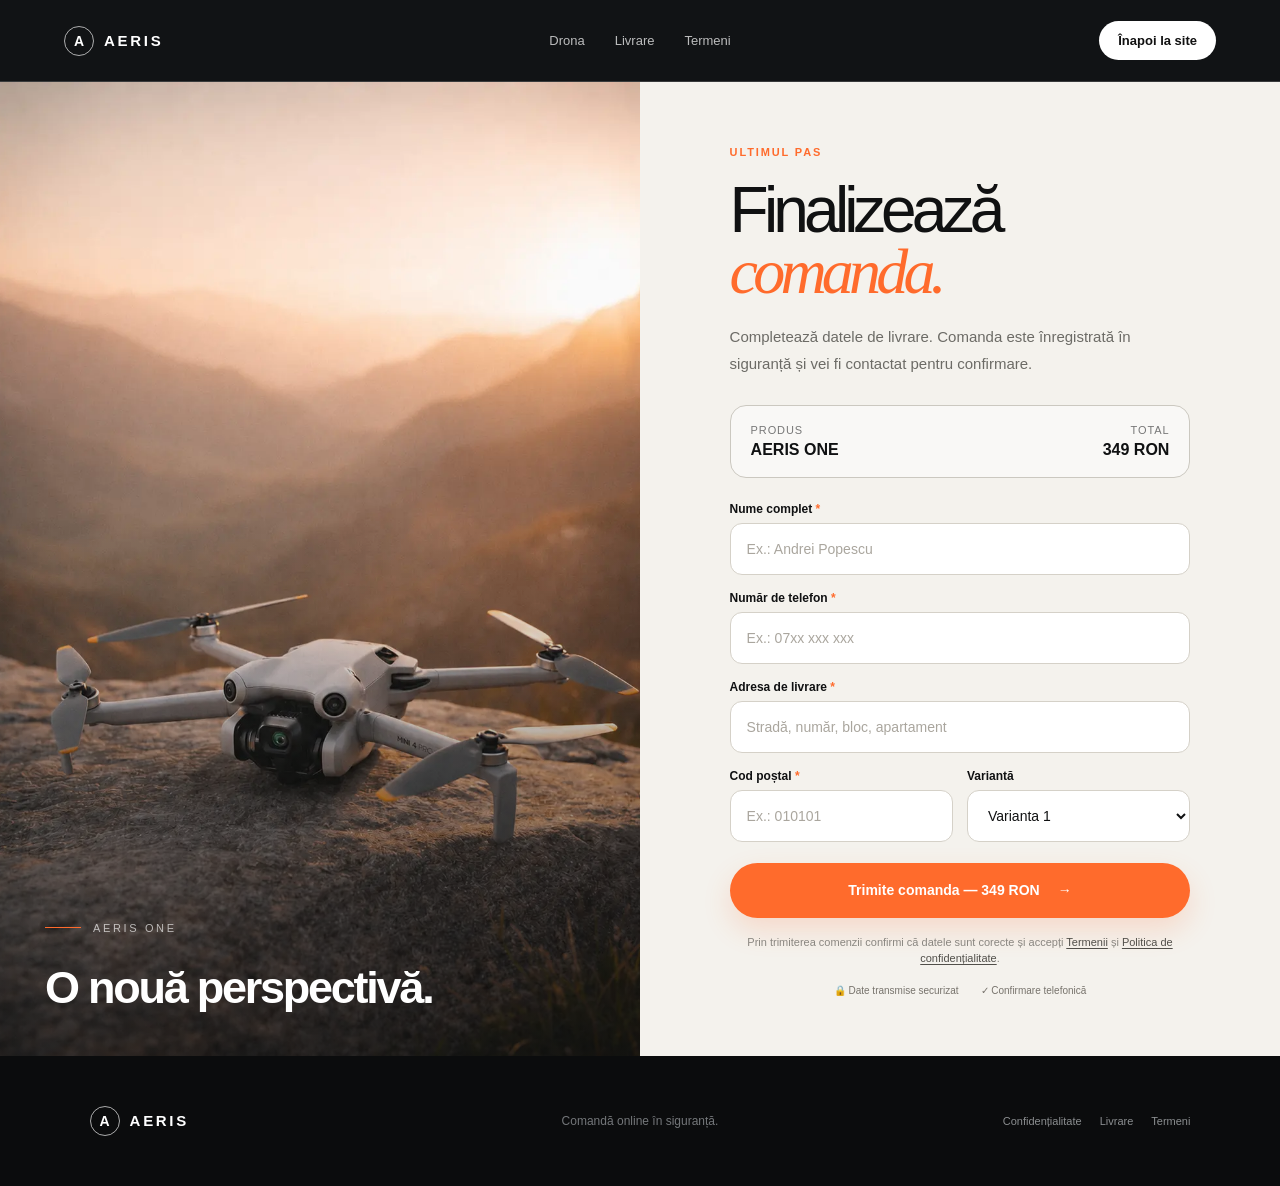
<file: order.html>
<!doctype html>
<html lang="ro">
<head>
  <meta charset="utf-8">
  <meta name="viewport" content="width=device-width,initial-scale=1">
  <title>Comandă AERIS ONE — 349 RON</title>
  <meta name="description" content="Completează datele de livrare pentru drona AERIS ONE, disponibilă la 349 RON.">
  <link rel="stylesheet" href="assets/styles.css">
  <script src="assets/meta-pixel.js"></script>
  <script>fbq('track','InitiateCheckout',{content_name:'AERIS ONE',content_type:'product',content_ids:['AERIS-ONE'],value:349,currency:'RON',num_items:1});</script>
  <script src="https://offers.adricenetwork.com/trk.min.js" async defer></script>
</head>
<body>
  <noscript><img height="1" width="1" style="display:none" src="https://www.facebook.com/tr?id=1576911387464284&amp;ev=PageView&amp;noscript=1" alt=""></noscript>
  <header class="header solid">
    <a class="brand" href="index.html"><span class="brand-mark">A</span><span>AERIS</span></a>
    <nav class="nav"><a href="index.html#drona">Drona</a><a href="shipping.html">Livrare</a><a href="terms.html">Termeni</a></nav>
    <a class="header-cta" href="index.html">Înapoi la site</a>
    <button class="menu-button" data-menu aria-label="Deschide meniul">☰</button>
  </header>

  <main class="order-layout">
    <section class="order-visual">
      <img src="assets/images/drona-munte.webp" alt="Dronă AERIS ONE într-un peisaj montan">
      <div class="order-caption"><span class="eyebrow">AERIS ONE</span><h2>O nouă perspectivă.</h2></div>
    </section>

    <section class="order-panel">
      <div class="order-card">
        <span class="tag">ULTIMUL PAS</span>
        <h1>Finalizează<br><em>comanda.</em></h1>
        <p class="copy">Completează datele de livrare. Comanda este înregistrată în siguranță și vei fi contactat pentru confirmare.</p>

        <div class="order-summary" aria-label="Rezumat comandă">
          <div><span>Produs</span><strong>AERIS ONE</strong></div>
          <div><span>Total</span><strong>349 RON</strong></div>
        </div>

        <form class="tm-order-form checkout-form" id="orderForm" action="https://offers.adricenetwork.com/forms/html/" method="post">
          <div class="field">
            <label for="name">Nume complet <span>*</span></label>
            <input id="name" type="text" name="name" autocomplete="name" placeholder="Ex.: Andrei Popescu" required>
          </div>

          <div class="field">
            <label for="tel">Număr de telefon <span>*</span></label>
            <input id="tel" type="tel" name="tel" autocomplete="tel" inputmode="tel" placeholder="Ex.: 07xx xxx xxx" required>
          </div>

          <div class="field">
            <label for="street-address">Adresa de livrare <span>*</span></label>
            <input id="street-address" type="text" name="street-address" autocomplete="street-address" placeholder="Stradă, număr, bloc, apartament" required>
          </div>

          <div class="form-row">
            <div class="field">
              <label for="postal-code">Cod poștal <span>*</span></label>
              <input id="postal-code" type="text" name="postal-code" autocomplete="postal-code" inputmode="numeric" placeholder="Ex.: 010101" required>
            </div>
            <div class="field">
              <label for="variant">Variantă</label>
              <select id="variant" name="variant" autocomplete="off">
                <option value="Variant 1" selected>Varianta 1</option>
                <option value="Variant 2">Varianta 2</option>
              </select>
            </div>
          </div>

          <input name="uid" type="hidden" value="0193c015-ceba-77f7-8889-3105ad6e6519">
          <input name="offer" type="hidden" value="2713">
          <input name="lp" type="hidden" value="2746">
          <input name="thankyoupage" type="hidden" value="https://www.romaniandrone.store/thank-you.html">
          <input name="_key" type="hidden" value="7939796966514711b0a612e77b0ae0f1648b6764">

          <button class="button button-primary submit-order" name="submit" type="submit">
            Trimite comanda — 349 RON <span>→</span>
          </button>
          <p class="secure-note">Prin trimiterea comenzii confirmi că datele sunt corecte și accepți <a href="terms.html">Termenii</a> și <a href="privacy.html">Politica de confidențialitate</a>.</p>
        </form>

        <div class="order-trust"><span>🔒 Date transmise securizat</span><span>✓ Confirmare telefonică</span></div>
      </div>
    </section>
  </main>

  <footer class="footer">
    <a class="brand" href="index.html"><span class="brand-mark">A</span><span>AERIS</span></a>
    <p>Comandă online în siguranță.</p>
    <div class="footer-links"><a href="privacy.html">Confidențialitate</a><a href="shipping.html">Livrare</a><a href="terms.html">Termeni</a></div>
  </footer>

  <script src="https://offers.adricenetwork.com/forms/html/js-v2/" async></script>
  <script src="assets/script.js"></script>
</body>
</html>
</file>
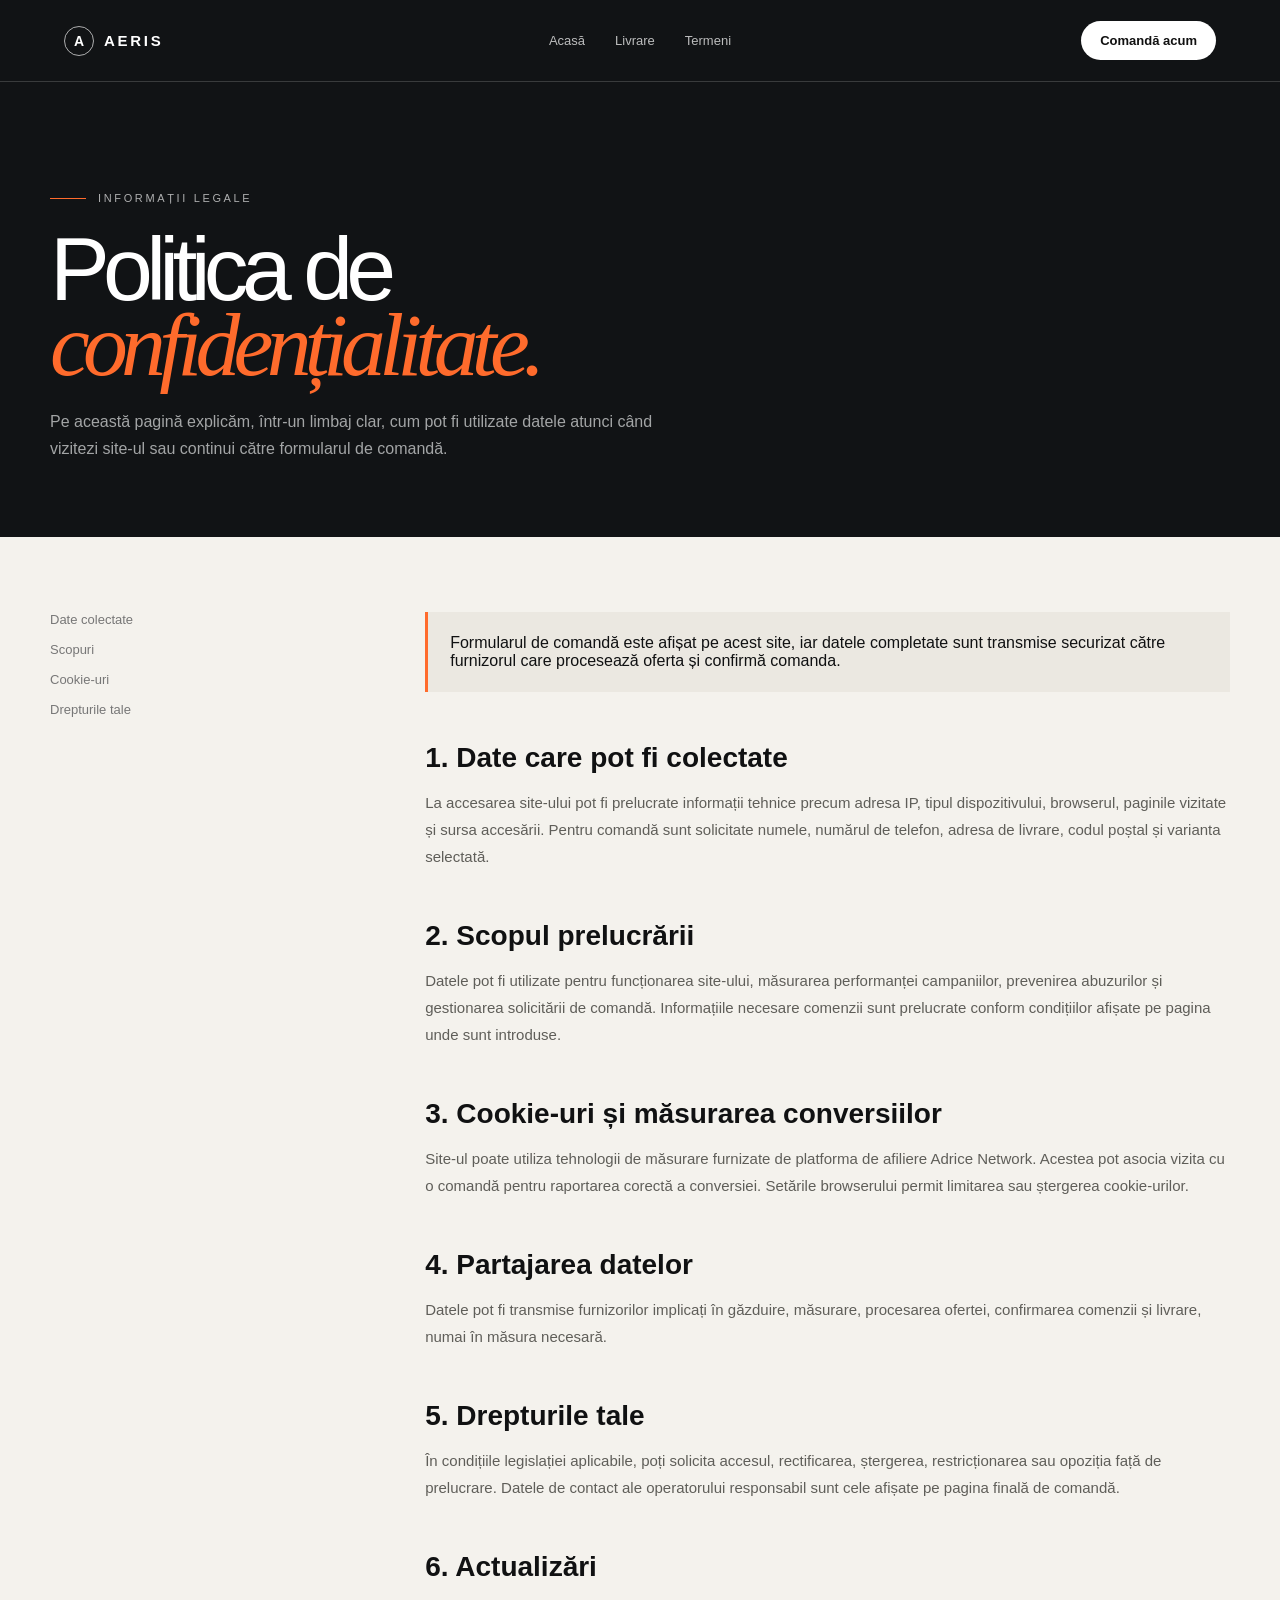
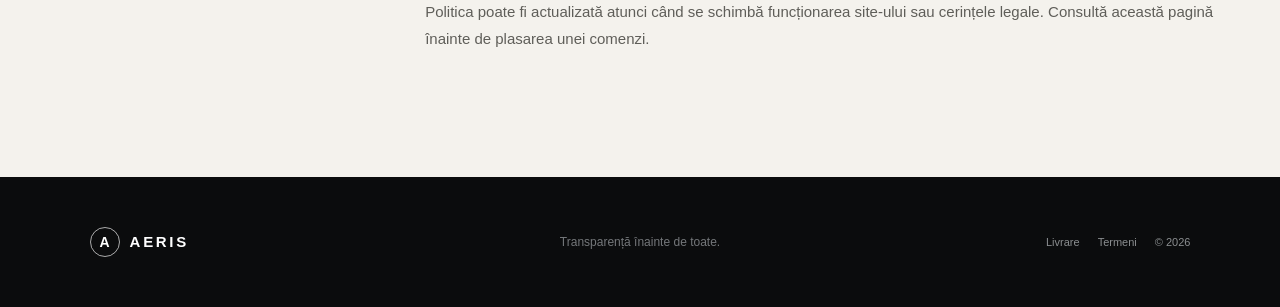
<file: privacy.html>
<!doctype html><html lang="ro"><head><meta charset="utf-8"><meta name="viewport" content="width=device-width,initial-scale=1"><title>Politica de confidențialitate — AERIS</title><meta name="description" content="Informații despre confidențialitate și prelucrarea datelor."><link rel="stylesheet" href="assets/styles.css"><script src="assets/meta-pixel.js"></script></head><body><noscript><img height="1" width="1" style="display:none" src="https://www.facebook.com/tr?id=1576911387464284&amp;ev=PageView&amp;noscript=1" alt=""></noscript>
<header class="header solid"><a class="brand" href="index.html"><span class="brand-mark">A</span><span>AERIS</span></a><nav class="nav"><a href="index.html">Acasă</a><a href="shipping.html">Livrare</a><a href="terms.html">Termeni</a></nav><a class="header-cta" href="order.html">Comandă acum</a><button class="menu-button" data-menu>☰</button></header>
<section class="subhero"><div class="wrap"><div class="eyebrow">INFORMAȚII LEGALE</div><h1>Politica de<br><em>confidențialitate.</em></h1><p>Pe această pagină explicăm, într-un limbaj clar, cum pot fi utilizate datele atunci când vizitezi site-ul sau continui către formularul de comandă.</p></div></section>
<main class="content-page"><div class="wrap legal-layout"><aside class="legal-nav"><a href="#colectare">Date colectate</a><a href="#scop">Scopuri</a><a href="#cookie">Cookie-uri</a><a href="#drepturi">Drepturile tale</a></aside><article class="legal-body">
<div class="notice">Formularul de comandă este afișat pe acest site, iar datele completate sunt transmise securizat către furnizorul care procesează oferta și confirmă comanda.</div>
<h2 id="colectare">1. Date care pot fi colectate</h2><p>La accesarea site-ului pot fi prelucrate informații tehnice precum adresa IP, tipul dispozitivului, browserul, paginile vizitate și sursa accesării. Pentru comandă sunt solicitate numele, numărul de telefon, adresa de livrare, codul poștal și varianta selectată.</p>
<h2 id="scop">2. Scopul prelucrării</h2><p>Datele pot fi utilizate pentru funcționarea site-ului, măsurarea performanței campaniilor, prevenirea abuzurilor și gestionarea solicitării de comandă. Informațiile necesare comenzii sunt prelucrate conform condițiilor afișate pe pagina unde sunt introduse.</p>
<h2 id="cookie">3. Cookie-uri și măsurarea conversiilor</h2><p>Site-ul poate utiliza tehnologii de măsurare furnizate de platforma de afiliere Adrice Network. Acestea pot asocia vizita cu o comandă pentru raportarea corectă a conversiei. Setările browserului permit limitarea sau ștergerea cookie-urilor.</p>
<h2>4. Partajarea datelor</h2><p>Datele pot fi transmise furnizorilor implicați în găzduire, măsurare, procesarea ofertei, confirmarea comenzii și livrare, numai în măsura necesară.</p>
<h2 id="drepturi">5. Drepturile tale</h2><p>În condițiile legislației aplicabile, poți solicita accesul, rectificarea, ștergerea, restricționarea sau opoziția față de prelucrare. Datele de contact ale operatorului responsabil sunt cele afișate pe pagina finală de comandă.</p>
<h2>6. Actualizări</h2><p>Politica poate fi actualizată atunci când se schimbă funcționarea site-ului sau cerințele legale. Consultă această pagină înainte de plasarea unei comenzi.</p>
</article></div></main>
<footer class="footer"><a class="brand" href="index.html"><span class="brand-mark">A</span><span>AERIS</span></a><p>Transparență înainte de toate.</p><div class="footer-links"><a href="shipping.html">Livrare</a><a href="terms.html">Termeni</a><span>© <span data-year></span></span></div></footer><script src="assets/script.js"></script></body></html>
</file>
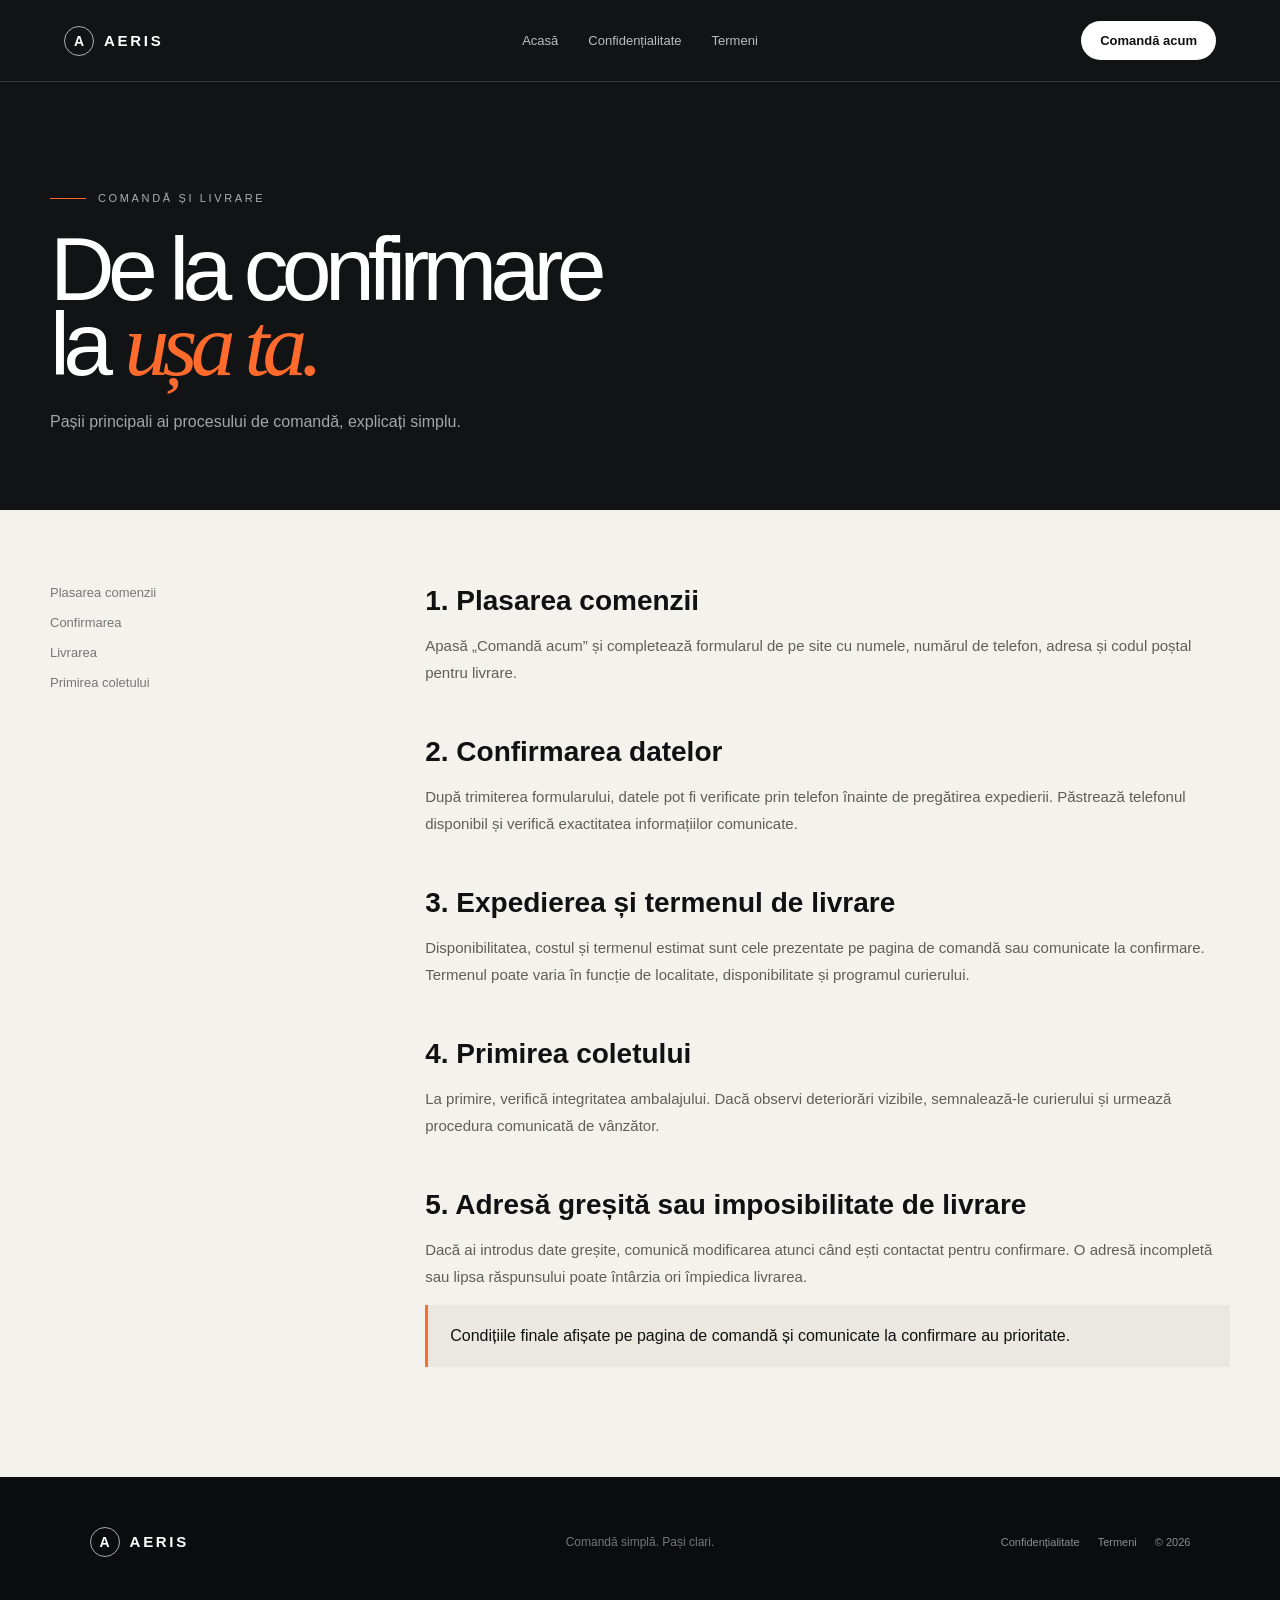
<file: shipping.html>
<!doctype html><html lang="ro"><head><meta charset="utf-8"><meta name="viewport" content="width=device-width,initial-scale=1"><title>Livrare și comandă — AERIS</title><meta name="description" content="Informații despre confirmarea și livrarea comenzii AERIS ONE."><link rel="stylesheet" href="assets/styles.css"><script src="assets/meta-pixel.js"></script></head><body><noscript><img height="1" width="1" style="display:none" src="https://www.facebook.com/tr?id=1576911387464284&amp;ev=PageView&amp;noscript=1" alt=""></noscript>
<header class="header solid"><a class="brand" href="index.html"><span class="brand-mark">A</span><span>AERIS</span></a><nav class="nav"><a href="index.html">Acasă</a><a href="privacy.html">Confidențialitate</a><a href="terms.html">Termeni</a></nav><a class="header-cta" href="order.html">Comandă acum</a><button class="menu-button" data-menu>☰</button></header>
<section class="subhero"><div class="wrap"><div class="eyebrow">COMANDĂ ȘI LIVRARE</div><h1>De la confirmare<br>la <em>ușa ta.</em></h1><p>Pașii principali ai procesului de comandă, explicați simplu.</p></div></section>
<main class="content-page"><div class="wrap legal-layout"><aside class="legal-nav"><a href="#comanda">Plasarea comenzii</a><a href="#confirmare">Confirmarea</a><a href="#livrare">Livrarea</a><a href="#primire">Primirea coletului</a></aside><article class="legal-body">
<h2 id="comanda">1. Plasarea comenzii</h2><p>Apasă „Comandă acum” și completează formularul de pe site cu numele, numărul de telefon, adresa și codul poștal pentru livrare.</p>
<h2 id="confirmare">2. Confirmarea datelor</h2><p>După trimiterea formularului, datele pot fi verificate prin telefon înainte de pregătirea expedierii. Păstrează telefonul disponibil și verifică exactitatea informațiilor comunicate.</p>
<h2 id="livrare">3. Expedierea și termenul de livrare</h2><p>Disponibilitatea, costul și termenul estimat sunt cele prezentate pe pagina de comandă sau comunicate la confirmare. Termenul poate varia în funcție de localitate, disponibilitate și programul curierului.</p>
<h2 id="primire">4. Primirea coletului</h2><p>La primire, verifică integritatea ambalajului. Dacă observi deteriorări vizibile, semnalează-le curierului și urmează procedura comunicată de vânzător.</p>
<h2>5. Adresă greșită sau imposibilitate de livrare</h2><p>Dacă ai introdus date greșite, comunică modificarea atunci când ești contactat pentru confirmare. O adresă incompletă sau lipsa răspunsului poate întârzia ori împiedica livrarea.</p>
<div class="notice">Condițiile finale afișate pe pagina de comandă și comunicate la confirmare au prioritate.</div>
</article></div></main>
<footer class="footer"><a class="brand" href="index.html"><span class="brand-mark">A</span><span>AERIS</span></a><p>Comandă simplă. Pași clari.</p><div class="footer-links"><a href="privacy.html">Confidențialitate</a><a href="terms.html">Termeni</a><span>© <span data-year></span></span></div></footer><script src="assets/script.js"></script></body></html>
</file>
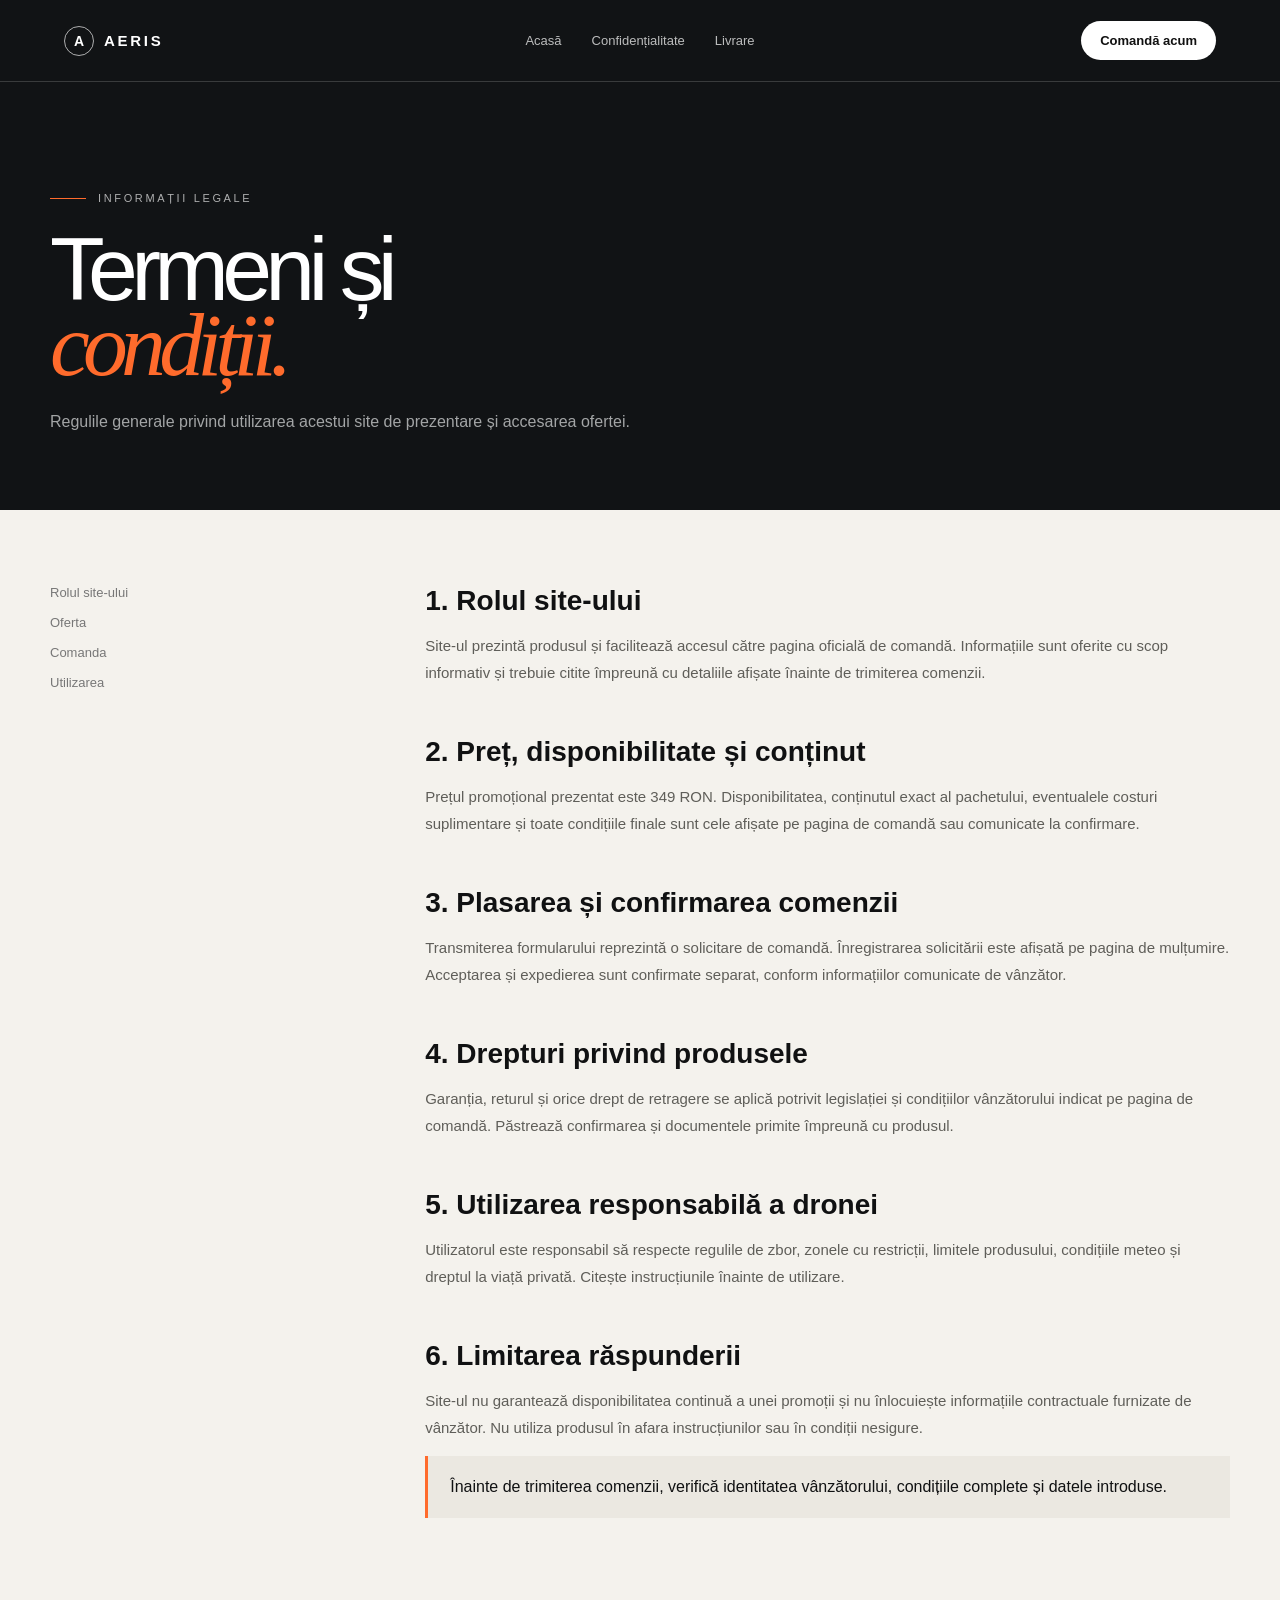
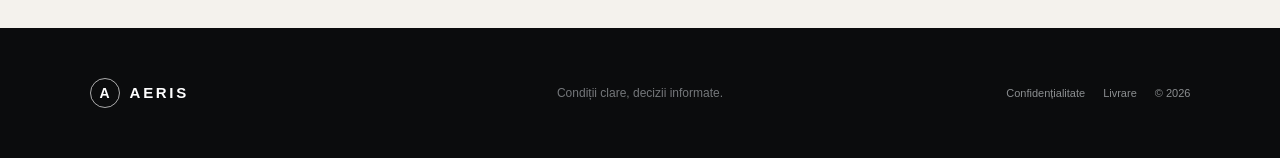
<file: terms.html>
<!doctype html><html lang="ro"><head><meta charset="utf-8"><meta name="viewport" content="width=device-width,initial-scale=1"><title>Termeni și condiții — AERIS</title><meta name="description" content="Termenii de utilizare ai site-ului AERIS."><link rel="stylesheet" href="assets/styles.css"><script src="assets/meta-pixel.js"></script></head><body><noscript><img height="1" width="1" style="display:none" src="https://www.facebook.com/tr?id=1576911387464284&amp;ev=PageView&amp;noscript=1" alt=""></noscript>
<header class="header solid"><a class="brand" href="index.html"><span class="brand-mark">A</span><span>AERIS</span></a><nav class="nav"><a href="index.html">Acasă</a><a href="privacy.html">Confidențialitate</a><a href="shipping.html">Livrare</a></nav><a class="header-cta" href="order.html">Comandă acum</a><button class="menu-button" data-menu>☰</button></header>
<section class="subhero"><div class="wrap"><div class="eyebrow">INFORMAȚII LEGALE</div><h1>Termeni și<br><em>condiții.</em></h1><p>Regulile generale privind utilizarea acestui site de prezentare și accesarea ofertei.</p></div></section>
<main class="content-page"><div class="wrap legal-layout"><aside class="legal-nav"><a href="#rol">Rolul site-ului</a><a href="#oferta">Oferta</a><a href="#comanda">Comanda</a><a href="#utilizare">Utilizarea</a></aside><article class="legal-body">
<h2 id="rol">1. Rolul site-ului</h2><p>Site-ul prezintă produsul și facilitează accesul către pagina oficială de comandă. Informațiile sunt oferite cu scop informativ și trebuie citite împreună cu detaliile afișate înainte de trimiterea comenzii.</p>
<h2 id="oferta">2. Preț, disponibilitate și conținut</h2><p>Prețul promoțional prezentat este 349 RON. Disponibilitatea, conținutul exact al pachetului, eventualele costuri suplimentare și toate condițiile finale sunt cele afișate pe pagina de comandă sau comunicate la confirmare.</p>
<h2 id="comanda">3. Plasarea și confirmarea comenzii</h2><p>Transmiterea formularului reprezintă o solicitare de comandă. Înregistrarea solicitării este afișată pe pagina de mulțumire. Acceptarea și expedierea sunt confirmate separat, conform informațiilor comunicate de vânzător.</p>
<h2>4. Drepturi privind produsele</h2><p>Garanția, returul și orice drept de retragere se aplică potrivit legislației și condițiilor vânzătorului indicat pe pagina de comandă. Păstrează confirmarea și documentele primite împreună cu produsul.</p>
<h2 id="utilizare">5. Utilizarea responsabilă a dronei</h2><p>Utilizatorul este responsabil să respecte regulile de zbor, zonele cu restricții, limitele produsului, condițiile meteo și dreptul la viață privată. Citește instrucțiunile înainte de utilizare.</p>
<h2>6. Limitarea răspunderii</h2><p>Site-ul nu garantează disponibilitatea continuă a unei promoții și nu înlocuiește informațiile contractuale furnizate de vânzător. Nu utiliza produsul în afara instrucțiunilor sau în condiții nesigure.</p>
<div class="notice">Înainte de trimiterea comenzii, verifică identitatea vânzătorului, condițiile complete și datele introduse.</div>
</article></div></main>
<footer class="footer"><a class="brand" href="index.html"><span class="brand-mark">A</span><span>AERIS</span></a><p>Condiții clare, decizii informate.</p><div class="footer-links"><a href="privacy.html">Confidențialitate</a><a href="shipping.html">Livrare</a><span>© <span data-year></span></span></div></footer><script src="assets/script.js"></script></body></html>
</file>
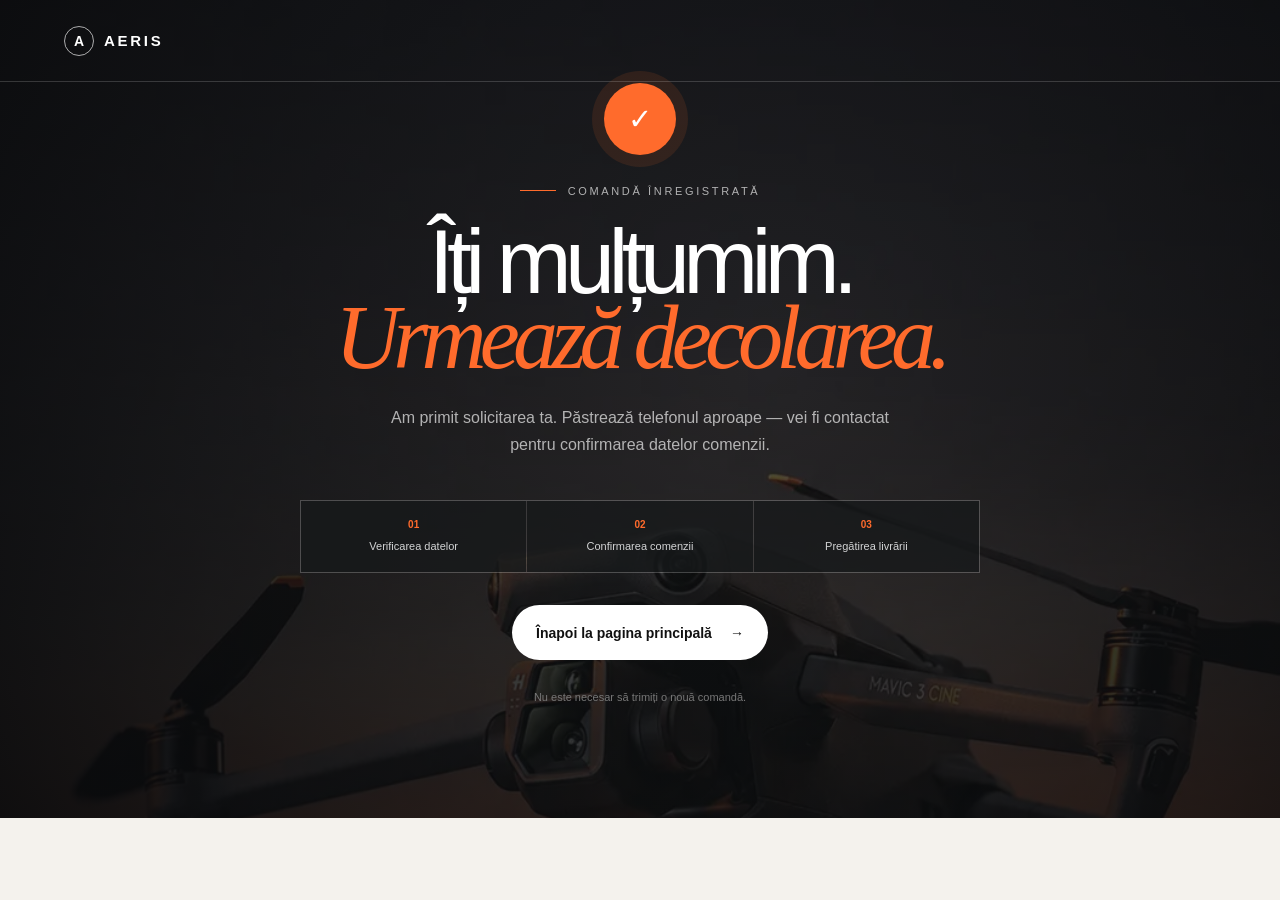
<file: thank-you.html>
<!doctype html>
<html lang="ro">
<head>
  <meta charset="utf-8"><meta name="viewport" content="width=device-width,initial-scale=1"><meta name="robots" content="noindex,nofollow">
  <title>Comandă înregistrată — AERIS</title><meta name="description" content="Îți mulțumim. Solicitarea ta de comandă a fost înregistrată.">
  <link rel="stylesheet" href="assets/styles.css">
  <script src="assets/meta-pixel.js"></script>
  <script>
    try {
      if (sessionStorage.getItem('aeris_order_submitted') === '1' && sessionStorage.getItem('aeris_purchase_sent') !== '1') {
        fbq('track', 'Purchase', {
          value: 349,
          currency: 'RON',
          content_name: 'AERIS ONE',
          content_type: 'product',
          content_ids: ['AERIS-ONE'],
          contents: [{id: 'AERIS-ONE', quantity: 1}],
          num_items: 1
        });
        sessionStorage.setItem('aeris_purchase_sent', '1');
        sessionStorage.removeItem('aeris_order_submitted');
      }
    } catch (error) {
      /* The confirmation page remains usable when browser storage is disabled. */
    }
  </script>
  <script src="https://offers.adricenetwork.com/trk.min.js" async defer></script>
</head>
<body style="padding-bottom:0">
  <noscript><img height="1" width="1" style="display:none" src="https://www.facebook.com/tr?id=1576911387464284&amp;ev=PageView&amp;noscript=1" alt=""></noscript>
  <header class="header"><a class="brand" href="index.html"><span class="brand-mark">A</span><span>AERIS</span></a></header>
  <main class="thanks"><img src="assets/images/drona-hero.webp" alt=""><div class="shade"></div><div class="thanks-card"><div class="check">✓</div><div class="eyebrow" style="justify-content:center">COMANDĂ ÎNREGISTRATĂ</div><h1>Îți mulțumim.<em>Urmează decolarea.</em></h1><p>Am primit solicitarea ta. Păstrează telefonul aproape — vei fi contactat pentru confirmarea datelor comenzii.</p><div class="next-grid"><div><b>01</b><span>Verificarea datelor</span></div><div><b>02</b><span>Confirmarea comenzii</span></div><div><b>03</b><span>Pregătirea livrării</span></div></div><a class="button" style="background:#fff;color:#111" href="index.html">Înapoi la pagina principală <span>→</span></a><p style="font-size:11px;color:#777">Nu este necesar să trimiți o nouă comandă.</p></div></main>
</body>
</html>
</file>
<file: assets/styles.css>
:root{--ink:#101112;--paper:#f4f2ed;--accent:#ff6b2c;--line:#cbc8c0;--muted:#6c6b66;--night:#111315}*{box-sizing:border-box}html{scroll-behavior:smooth}body{margin:0;background:var(--paper);color:var(--ink);font-family:Arial,Helvetica,sans-serif;-webkit-font-smoothing:antialiased}body.menu-open{overflow:hidden}img{max-width:100%;display:block}a{color:inherit;text-decoration:none}button,input,textarea,select{font:inherit}.wrap{width:min(1180px,calc(100% - 48px));margin:auto}.header{position:absolute;z-index:20;inset:0 0 auto;height:82px;display:grid;grid-template-columns:1fr auto 1fr;align-items:center;padding:0 clamp(24px,5vw,76px);color:#fff;border-bottom:1px solid #ffffff2b}.header.solid{position:relative;background:var(--night)}.brand{display:inline-flex;align-items:center;gap:10px;font-weight:800;font-size:15px;letter-spacing:.18em}.brand-mark{display:grid;place-items:center;width:30px;height:30px;border:1px solid #ffffffa6;border-radius:50%;font-size:14px;letter-spacing:0}.nav{display:flex;gap:30px;font-size:13px;color:#ffffffb7}.nav a:hover{color:#fff}.header-cta{justify-self:end;padding:12px 19px;border-radius:999px;background:#fff;color:#111;font-size:13px;font-weight:700}.menu-button{display:none;background:none;border:0;color:#fff;font-size:25px}.hero{position:relative;min-height:100svh;display:flex;align-items:center;overflow:hidden;background:#17171c;color:#fff}.hero>img{position:absolute;inset:0;width:100%;height:100%;object-fit:cover;object-position:58% center}.shade{position:absolute;inset:0;background:linear-gradient(90deg,#090a0cf2 0%,#090a0ca8 42%,#090a0c14 75%),linear-gradient(0deg,#090a0c66,transparent 46%)}.hero-content{position:relative;z-index:2;width:min(760px,90%);margin-left:clamp(24px,7.3vw,140px);padding-top:70px}.eyebrow{display:flex;align-items:center;gap:12px;margin-bottom:28px;color:#ffffffa8;font-size:11px;letter-spacing:.24em;text-transform:uppercase}.eyebrow:before{content:"";width:36px;height:1px;background:var(--accent)}h1{margin:0;font-size:clamp(58px,7.8vw,126px);font-weight:500;line-height:.84;letter-spacing:-.075em}h1 em,.display em{color:var(--accent);font-family:Georgia,serif;font-weight:400}.hero-copy{max-width:540px;margin:34px 0 0;color:#ffffffad;font-size:clamp(16px,1.4vw,20px);line-height:1.55}.actions{display:flex;gap:12px;margin-top:34px}.button{min-height:55px;padding:0 24px;display:inline-flex;align-items:center;justify-content:center;gap:18px;border:0;border-radius:999px;font-size:14px;font-weight:700;cursor:pointer;transition:.2s ease}.button:hover{transform:translateY(-2px)}.button-primary{background:var(--accent);color:#fff}.button-dark{background:var(--night);color:#fff}.button-ghost{border:1px solid #ffffff49;color:#fff;background:#ffffff0f}.proof{display:flex;gap:16px;align-items:center;margin-top:30px;color:#ffffff8a;font-size:12px}.proof b{color:#fff;font-size:17px}.proof i{width:3px;height:3px;border-radius:50%;background:#ffffff77}.section{padding:clamp(76px,9vw,145px) 0}.kicker{padding-bottom:18px;border-bottom:1px solid var(--line);color:#797771;font-size:11px;letter-spacing:.2em}.intro-grid{display:grid;grid-template-columns:1.25fr .65fr;align-items:end;gap:9vw;margin:58px 0 68px}.display{margin:0;font-size:clamp(43px,6vw,86px);font-weight:500;line-height:.98;letter-spacing:-.06em}.display em{color:#9a5f42}.copy{margin:0;color:var(--muted);font-size:15px;line-height:1.8}.product-shot{position:relative;width:75%;height:min(670px,64vw);margin:auto;overflow:hidden;background:#e4e2dc}.product-shot img{width:100%;height:100%;object-fit:cover}.pill{position:absolute;padding:11px 14px;border-radius:999px;background:#ffffffe8;font-size:11px;font-weight:700;box-shadow:0 10px 30px #00000015}.pill.one{left:10%;top:48%}.pill.two{right:8%;top:28%}.features{background:var(--night);color:#fff}.features .kicker{color:#7f8285;border-color:#37393b}.feature-grid{display:grid;grid-template-columns:repeat(3,1fr);margin-top:70px;border-top:1px solid #393b3d}.feature{padding:36px 34px 38px 0;border-right:1px solid #393b3d}.feature+.feature{padding-left:34px}.feature:last-child{border:0}.feature small{color:#777a7c;letter-spacing:.14em}.feature .icon{margin:70px 0 28px;color:var(--accent);font-size:34px}.feature h3{margin:0 0 14px;font-size:24px}.feature p{margin:0;color:#96999b;font-size:14px;line-height:1.7}.story{display:grid;grid-template-columns:1.12fr .88fr;background:#ebe8e1}.story-image{min-height:760px}.story-image img{width:100%;height:100%;object-fit:cover}.story-copy{padding:clamp(60px,8vw,130px);display:flex;flex-direction:column;justify-content:center}.quote{margin:55px 0 28px;font:italic clamp(38px,4vw,62px)/1.08 Georgia,serif;letter-spacing:-.04em}.text-link{display:flex;justify-content:space-between;margin-top:35px;padding:19px 0;border-bottom:1px solid #bbb8b0;font-size:12px;font-weight:800;letter-spacing:.08em;text-transform:uppercase}.gallery{display:grid;grid-template-columns:1fr 1fr;height:620px}.gallery figure{position:relative;margin:0;overflow:hidden;background:#16181b}.gallery img{width:100%;height:100%;object-fit:cover}.gallery figure:first-child img{object-fit:contain;transform:scale(1.17)}.gallery figcaption{position:absolute;left:26px;bottom:24px;padding:10px 13px;border-radius:999px;background:#ffffffe8;font-size:11px;font-weight:700}.steps{list-style:none;margin:65px 0 0;padding:0;border-top:1px solid var(--line)}.steps li{display:grid;grid-template-columns:70px .65fr 1fr;gap:35px;padding:28px 0;border-bottom:1px solid var(--line)}.steps b{color:#9b9891;font-size:11px}.steps strong{font-size:20px}.steps span{color:var(--muted);font-size:14px;line-height:1.65}.faq{background:var(--night);color:#fff}.faq-grid{display:grid;grid-template-columns:.8fr 1.2fr;gap:10vw}.faq .kicker{border-color:#393b3d;color:#7f8285}.faq-list{border-top:1px solid #393b3d}.faq details{border-bottom:1px solid #393b3d}.faq summary{min-height:84px;display:flex;align-items:center;justify-content:space-between;cursor:pointer;list-style:none;font-size:17px}.faq summary::-webkit-details-marker{display:none}.faq summary span{color:var(--accent);font-size:24px}.faq details[open] summary span{transform:rotate(45deg)}.faq details p{margin:0;padding:0 45px 28px 0;color:#999c9e;font-size:14px;line-height:1.75}.final-cta{position:relative;min-height:760px;display:grid;place-items:center;overflow:hidden;text-align:center;color:#fff}.final-cta>img{position:absolute;inset:0;width:100%;height:100%;object-fit:cover}.final-cta .shade{background:#090a0ca8}.final-content{position:relative;z-index:2;padding:60px 20px}.final-content>span{font-size:10px;letter-spacing:.22em;color:#ffffff9c}.final-content p{color:#ffffffa8}.footer{padding:50px clamp(24px,7vw,120px);display:grid;grid-template-columns:1fr auto 1fr;align-items:center;gap:25px;background:#0b0c0d;color:#fff}.footer p{margin:0;color:#74777a;font-size:12px}.footer-links{justify-self:end;display:flex;gap:18px;color:#8b8e90;font-size:11px}.subhero{padding:110px 0 75px;background:var(--night);color:#fff}.subhero h1{font-size:clamp(48px,7vw,90px)}.subhero p{max-width:650px;margin:25px 0 0;color:#a3a5a6;line-height:1.7}.content-page{padding:75px 0 110px}.legal-layout{display:grid;grid-template-columns:260px 1fr;gap:9vw}.legal-nav{position:sticky;top:25px;align-self:start;display:flex;flex-direction:column;gap:15px;color:#777;font-size:13px}.legal-body h2{margin:50px 0 15px;font-size:28px}.legal-body h2:first-child{margin-top:0}.legal-body p,.legal-body li{color:#5f5e59;font-size:15px;line-height:1.8}.legal-body .notice{padding:22px;border-left:3px solid var(--accent);background:#ebe8e1}.order-layout{display:grid;grid-template-columns:1fr 1fr;min-height:calc(100svh - 82px)}.order-visual{position:relative;min-height:700px;background:var(--night)}.order-visual img{width:100%;height:100%;object-fit:cover}.order-visual:after{content:"";position:absolute;inset:0;background:linear-gradient(0deg,#101112b8,transparent 55%)}.order-caption{position:absolute;z-index:2;left:45px;bottom:42px;color:#fff}.order-caption h2{margin:0;font-size:45px;letter-spacing:-.05em}.order-panel{display:flex;align-items:center;padding:60px clamp(30px,7vw,110px);background:#f4f2ed}.order-card{width:100%;max-width:560px;margin:auto}.order-card .tag{color:var(--accent);font-size:11px;font-weight:800;letter-spacing:.17em}.order-card h1{margin:20px 0;font-size:clamp(44px,6vw,75px);line-height:.95}.price{display:flex;align-items:baseline;gap:10px;margin:28px 0}.price b{font-size:36px}.price span{color:#777}.benefit-list{list-style:none;margin:28px 0;padding:0;border-top:1px solid var(--line)}.benefit-list li{padding:15px 0;border-bottom:1px solid var(--line);color:#555;font-size:14px}.benefit-list li:before{content:"✓";margin-right:11px;color:var(--accent);font-weight:800}.secure-note{margin:16px 0 0;color:#898680;font-size:11px;line-height:1.5}.thanks{position:relative;min-height:calc(100svh - 82px);display:grid;place-items:center;overflow:hidden;background:var(--night);color:#fff;text-align:center}.thanks>img{position:absolute;inset:0;width:100%;height:100%;object-fit:cover;opacity:.3}.thanks .shade{background:radial-gradient(circle at 60% 45%,transparent,#090a0ce6)}.thanks-card{position:relative;z-index:2;width:min(680px,calc(100% - 40px));padding:70px 0}.check{width:72px;height:72px;display:grid;place-items:center;margin:0 auto 30px;border-radius:50%;background:var(--accent);font-size:29px;box-shadow:0 0 0 12px #ff6b2c1c}.thanks h1{font-size:clamp(52px,8vw,90px)}.thanks h1 em{display:block}.thanks-card>p{max-width:520px;margin:28px auto;color:#ffffffa8;line-height:1.7}.next-grid{display:grid;grid-template-columns:repeat(3,1fr);gap:1px;margin:42px 0 32px;background:#ffffff1e;border:1px solid #ffffff1e}.next-grid div{padding:18px 10px;background:#0d0f11bd}.next-grid b{display:block;margin-bottom:6px;color:var(--accent);font-size:10px}.next-grid span{font-size:11px;color:#d3d4d5}.mobile-buy{display:none}
@media(max-width:760px){body{padding-bottom:74px}.wrap{width:min(100% - 40px,1180px)}.header{height:70px;display:flex;justify-content:space-between;padding:0 20px}.nav,.header-cta{display:none}.menu-button{display:block}.nav.open{position:fixed;inset:70px 0 0;display:flex;flex-direction:column;align-items:center;justify-content:center;gap:28px;background:#0d0f11f8;color:#fff;font-size:20px}.hero{min-height:91svh;align-items:flex-end}.hero>img{object-position:59% center}.shade{background:linear-gradient(0deg,#08090bf2,#08090b8a 55%,#08090b1a 80%)}.hero-content{width:auto;margin:0;padding:0 20px 50px}.eyebrow{margin-bottom:18px}h1{font-size:clamp(56px,18vw,76px)}.hero-copy{margin-top:22px;font-size:15px}.actions{margin-top:25px}.button{min-height:52px;font-size:13px}.button-ghost{display:none}.proof{gap:10px;font-size:10px}.proof b{font-size:14px}.section{padding:72px 0}.intro-grid,.faq-grid{display:block;margin:40px 0}.display{font-size:45px}.intro-grid .copy{margin-top:26px}.product-shot{width:calc(100% + 40px);height:120vw;margin-left:-20px}.feature-grid{display:block;margin-top:45px}.feature,.feature+.feature{padding:28px 0 34px;border-right:0;border-bottom:1px solid #393b3d}.feature .icon{margin:35px 0 18px}.story{display:block}.story-image{min-height:120vw}.story-copy{padding:70px 20px}.quote{margin-top:40px;font-size:43px}.gallery{display:block;height:auto}.gallery figure{height:95vw}.steps{margin-top:45px}.steps li{grid-template-columns:36px 1fr;padding:23px 0}.steps li span{grid-column:2}.faq-grid>div:first-child{margin-bottom:52px}.faq summary{min-height:76px;font-size:15px}.final-cta{min-height:700px}.final-content .display{font-size:52px}.footer{display:flex;flex-direction:column;align-items:flex-start;padding:45px 20px 90px}.footer-links{justify-self:auto;flex-wrap:wrap}.mobile-buy{position:fixed;z-index:50;left:10px;right:10px;bottom:10px;height:62px;display:flex;align-items:center;justify-content:space-between;padding:0 8px 0 15px;border-radius:18px;background:#101112ee;color:#fff;box-shadow:0 14px 40px #0004}.mobile-buy span{display:flex;flex-direction:column;gap:2px}.mobile-buy small{color:#aaa;font-size:9px;letter-spacing:.12em}.mobile-buy b{font-size:14px}.mobile-buy strong{padding:14px 16px;border-radius:13px;background:var(--accent);font-size:12px}.subhero{padding:85px 0 60px}.subhero h1{font-size:51px}.content-page{padding:55px 0 90px}.legal-layout{display:block}.legal-nav{position:static;flex-flow:row wrap;margin-bottom:45px}.order-layout{display:block}.order-visual{min-height:78vw}.order-caption{left:22px;bottom:22px}.order-caption h2{font-size:36px}.order-panel{padding:55px 20px 85px}.next-grid{grid-template-columns:1fr}.thanks-card{padding:70px 0}.thanks h1{font-size:55px}}
.order-card{max-width:590px}.order-card h1{font-size:clamp(44px,5vw,68px)}.order-summary{display:flex;justify-content:space-between;gap:20px;margin:28px 0 24px;padding:18px 20px;border:1px solid var(--line);border-radius:16px;background:#fff8}.order-summary div{display:flex;flex-direction:column;gap:5px}.order-summary div:last-child{text-align:right}.order-summary span{color:#777;font-size:11px;text-transform:uppercase;letter-spacing:.08em}.order-summary strong{font-size:16px}.checkout-form{display:grid;gap:16px}.field{display:grid;gap:7px}.field label{font-size:12px;font-weight:800}.field label span{color:var(--accent)}.field input,.field select{width:100%;height:52px;padding:0 16px;border:1px solid #d5d1c8;border-radius:12px;outline:0;background:#fff;color:var(--ink);font-size:14px;transition:border-color .2s ease,box-shadow .2s ease}.field input::placeholder{color:#aaa69e}.field input:focus,.field select:focus{border-color:var(--accent);box-shadow:0 0 0 3px #ff6b2c1a}.form-row{display:grid;grid-template-columns:1fr 1fr;gap:14px}.submit-order{width:100%;margin-top:5px;box-shadow:0 12px 28px #ff6b2c2e}.checkout-form .secure-note{margin:0;text-align:center}.secure-note a{color:#514f4a;text-decoration:underline;text-underline-offset:2px}.order-trust{display:flex;justify-content:center;gap:22px;margin-top:18px;color:#77736c;font-size:10px}@media(max-width:760px){.order-visual{min-height:62vw}.order-panel{padding-top:48px}.order-card h1{font-size:48px}.form-row{grid-template-columns:1fr}.order-trust{flex-direction:column;align-items:center;gap:7px}}
@media(prefers-reduced-motion:reduce){html{scroll-behavior:auto}*{transition:none!important}}
</file>
